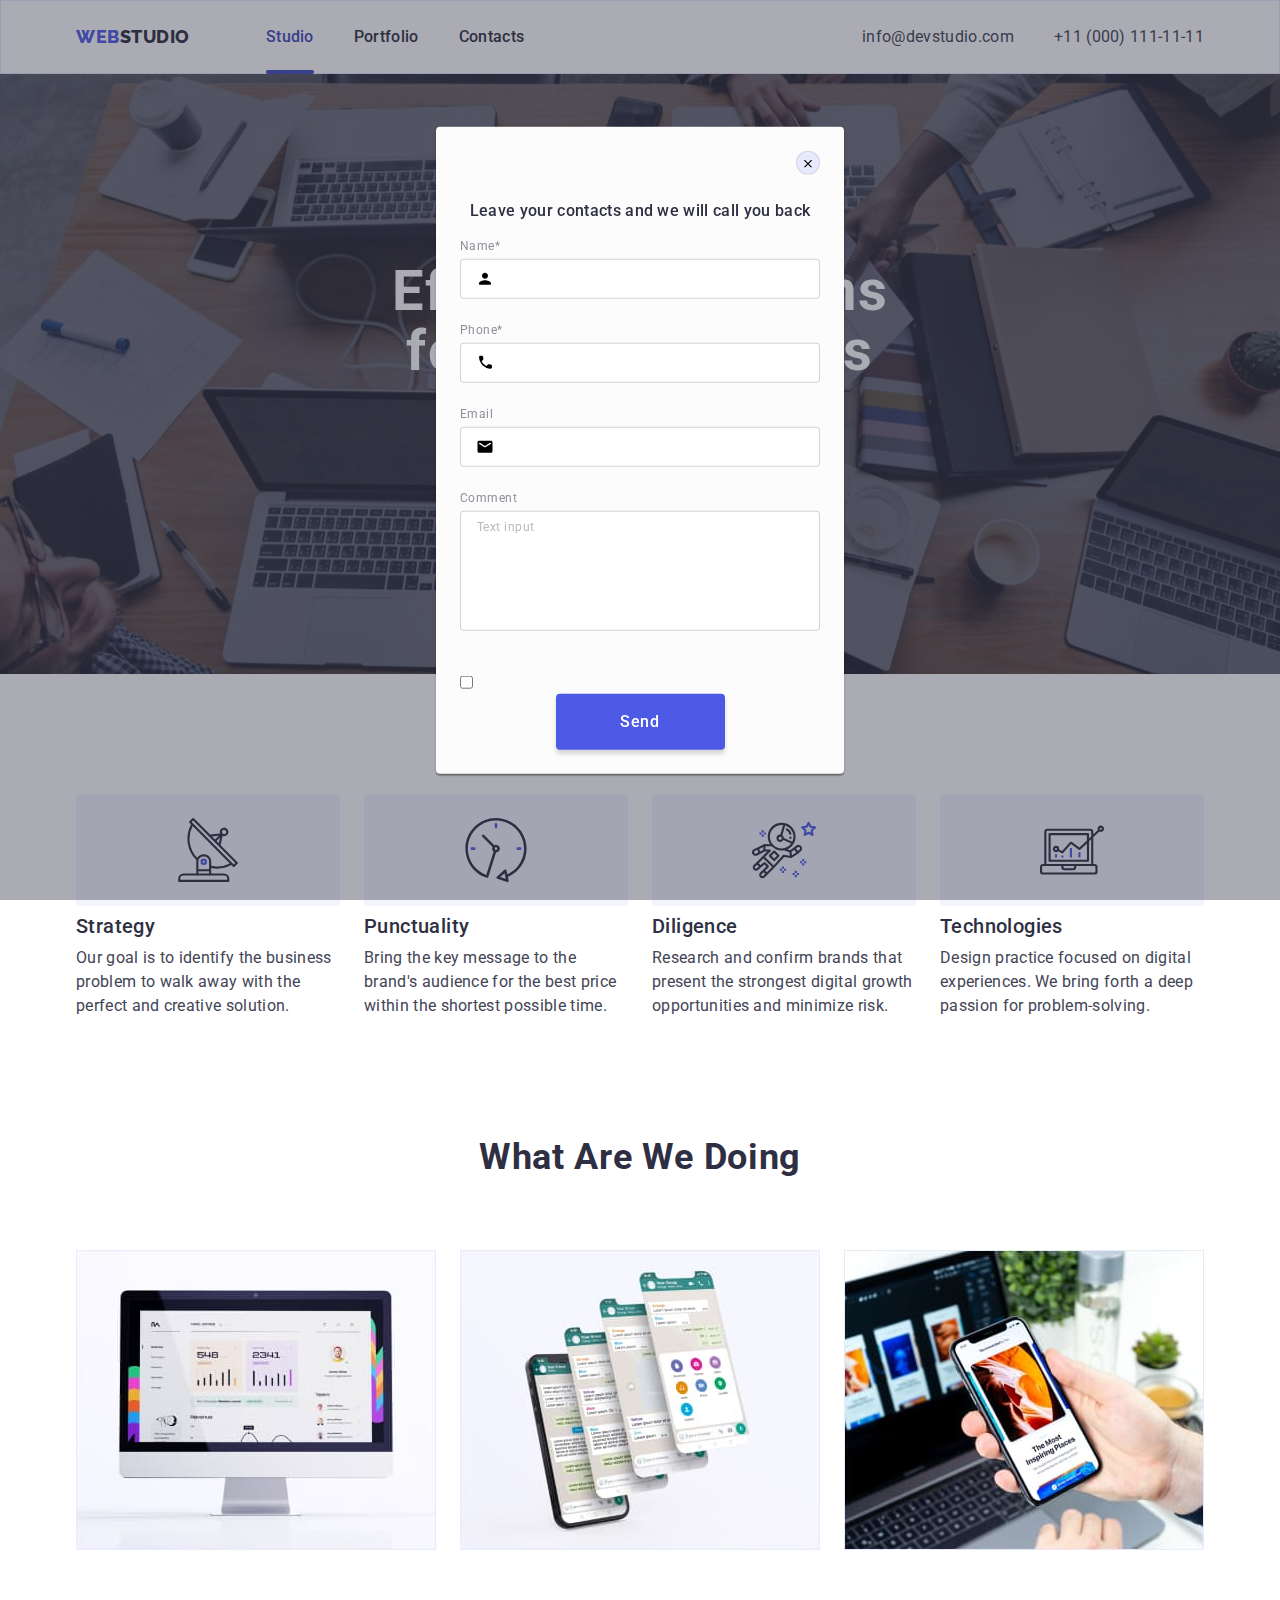
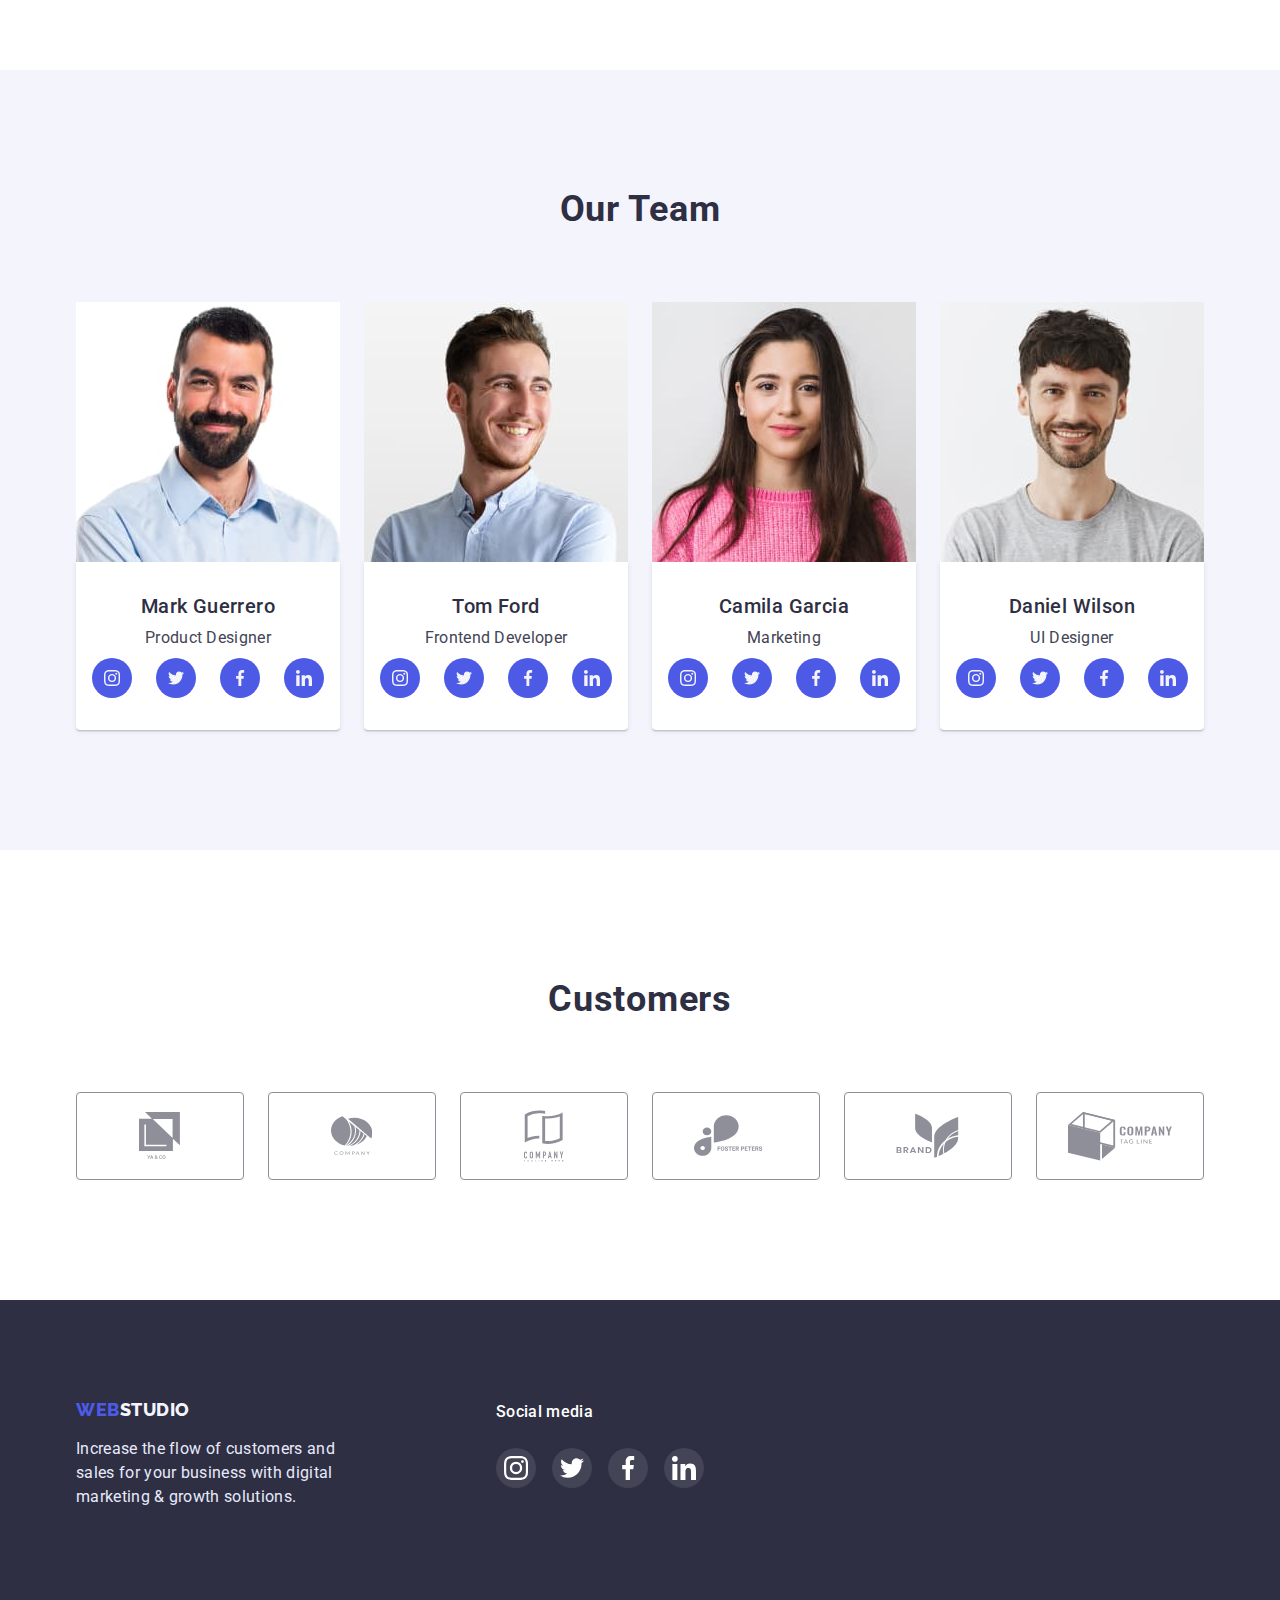
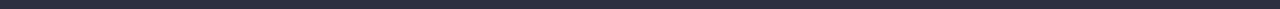
<file: index.html>
<!DOCTYPE html>
<html lang="en">
  <head>
    <meta charset="UTF-8" />
    <meta http-equiv="X-UA-Compatible" content="IE=edge" />
    <meta name="viewport" content="width=device-width, initial-scale=1.0" />
    <link rel="preconnect" href="https://fonts.googleapis.com" />
    <link rel="preconnect" href="https://fonts.gstatic.com" crossorigin />
    <link
      href="https://fonts.googleapis.com/css2?family=Raleway:wght@800&family=Roboto:wght@400;500;700;900&display=swap"
      rel="stylesheet"
    />
    <link
      rel="stylesheet"
      href="https://cdn.jsdelivr.net/npm/modern-normalize@1.1.0/modern-normalize.min.css"
    />
    <link rel="stylesheet" href="./css/styles.css" />
    <title>Web Studio</title>
  </head>
  <body>
    <header class="header border">
      <div class="container header-container">
        <nav class="nav">
          <a href="./index.html" class="nav-logo link"
            ><span class="accent">Web</span>Studio</a
          >
          <ul class="nav-list list">
            <li class="nav-item">
              <a href="./index.html" class="nav-link link current">Studio</a>
            </li>
            <li class="nav-item">
              <a href="./portfolio.html" class="nav-link link">Portfolio</a>
            </li>
            <li class="nav-item">
              <a href="" class="nav-link link">Contacts</a>
            </li>
          </ul>
        </nav>
        <address class="addres">
          <ul class="addres-list list">
            <li class="addres-item">
              <a
                href="mailto:info@devstudio.com"
                class="contact-link-mail link"
              >
                info@devstudio.com</a
              >
            </li>
            <li class="addres-item">
              <a href="tel:+110001111111" class="contact-link-number list link">
                +11 (000) 111-11-11</a
              >
            </li>
          </ul>
        </address>
      </div>
    </header>
    <main class="main">
      <section class="hero section section">
        <div class="container">
          <h1 class="hero-title">Effective Solutions for Your Business</h1>
          <button type="button" data-modal-open class="hero-btn button">
            Order Service
          </button>
        </div>
      </section>
      <section class="about section">
        <div class="container about-conteiner">
          <h2 class="about-title section-title" hidden>Our advantages</h2>
          <ul class="about-list list">
            <li class="about-item">
              <div class="about-item-svg">
                <svg class="about-icon" width="64px" height="64px">
                  <use href="./images/icons.svg#icon-antenna"></use>
                </svg>
              </div>
              <h3 class="about-subtitle section-subtitle">Strategy</h3>
              <p class="about-text sction-text">
                Our goal is to identify the business problem to walk away with
                the perfect and creative solution.
              </p>
            </li>
            <li class="about-item">
              <div class="about-item-svg">
                <svg class="about-icon" width="64px" height="64px">
                  <use href="./images/icons.svg#icon-clock"></use>
                </svg>
              </div>
              <h3 class="about-subtitle section-subtitle">Punctuality</h3>
              <p class="about-text sction-text">
                Bring the key message to the brand's audience for the best price
                within the shortest possible time.
              </p>
            </li>
            <li class="about-item">
              <div class="about-item-svg">
                <svg class="about-icon" width="64px" height="64px">
                  <use href="./images/icons.svg#icon-astronaut"></use>
                </svg>
              </div>
              <h3 class="about-subtitle section-subtitle">Diligence</h3>
              <p class="about-text sction-text">
                Research and confirm brands that present the strongest digital
                growth opportunities and minimize risk.
              </p>
            </li>
            <li class="about-item">
              <div class="about-item-svg">
                <svg class="about-icon" width="64px" height="64px">
                  <use href="./images/icons.svg#icon-diagram"></use>
                </svg>
              </div>
              <h3 class="about-subtitle section-subtitle">Technologies</h3>
              <p class="about-text sction-text">
                Design practice focused on digital experiences. We bring forth a
                deep passion for problem-solving.
              </p>
            </li>
          </ul>
        </div>
      </section>
      <section class="doing section">
        <div class="container">
          <h2 class="doing-title section-title">What are we doing</h2>
          <ul class="doing-list">
            <li class="doing-item list">
              <img
                src="./images/img1.jpg"
                alt="monitor"
                width="360"
                height="300"
              />
            </li>
            <li class="doing-item list">
              <img
                src="./images/img2.jpg"
                alt="messenger on phone"
                width="360"
                height="300"
              />
            </li>
            <li class="doing-item list">
              <img
                src="./images/img3.jpg"
                alt="phone"
                width="360"
                height="300"
              />
            </li>
          </ul>
        </div>
      </section>
      <section class="team section">
        <div class="container">
          <h2 class="team-title section-title">Our Team</h2>
          <ul class="team-list list">
            <li class="team-item">
              <img
                src="./images/mark-gueto.jpg"
                alt="Mark Guerrero"
                width="264"
                height="260"
              />
              <div class="team-item-wrap">
                <h3 class="team-subtitle section-subtitle">Mark Guerrero</h3>
                <p class="team-text sction-text">Product Designer</p>
                <ul class="teem-soc-list list">
                  <li class="team-soc-items">
                    <a href="" class="team-soc-link link">
                      <svg class="team-soc-icon" width="16px" height="16px">
                        <use href="./images/icons.svg#icon-instagram-2"></use>
                      </svg>
                    </a>
                  </li>
                  <li class="team-soc-items">
                    <a href="" class="team-soc-link link">
                      <svg class="team-soc-icon" width="16px" height="16px">
                        <use href="./images/icons.svg#icon-twitter-1"></use>
                      </svg>
                    </a>
                  </li>
                  <li class="team-soc-items">
                    <a href="" class="team-soc-link link">
                      <svg class="team-soc-icon" width="16px" height="16px">
                        <use href="./images/icons.svg#icon-facebook-1"></use>
                      </svg>
                    </a>
                  </li>
                  <li class="team-soc-items">
                    <a href="" class="team-soc-link link">
                      <svg class="team-soc-icon" width="16px" height="16px">
                        <use href="./images/icons.svg#icon-linkedin-1"></use>
                      </svg>
                    </a>
                  </li>
                </ul>
              </div>
            </li>
            <li class="team-item">
              <img
                src="./images/tom-ford.jpg"
                alt="Tom Ford"
                width="264"
                height="260"
              />
              <div class="team-item-wrap">
                <h3 class="team-subtitle section-subtitle">Tom Ford</h3>
                <p class="team-text sction-text">Frontend Developer</p>
                <ul class="teem-soc-list list">
                  <li class="team-soc-items">
                    <a href="" class="team-soc-link link">
                      <svg class="team-soc-icon" width="16px" height="16px">
                        <use href="./images/icons.svg#icon-instagram-2"></use>
                      </svg>
                    </a>
                  </li>
                  <li class="team-soc-items">
                    <a href="" class="team-soc-link link">
                      <svg class="team-soc-icon" width="16px" height="16px">
                        <use href="./images/icons.svg#icon-twitter-1"></use>
                      </svg>
                    </a>
                  </li>
                  <li class="team-soc-items">
                    <a href="" class="team-soc-link link">
                      <svg class="team-soc-icon" width="16px" height="16px">
                        <use href="./images/icons.svg#icon-facebook-1"></use>
                      </svg>
                    </a>
                  </li>
                  <li class="team-soc-items">
                    <a href="" class="team-soc-link link">
                      <svg class="team-soc-icon" width="16px" height="16px">
                        <use href="./images/icons.svg#icon-linkedin-1"></use>
                      </svg>
                    </a>
                  </li>
                </ul>
              </div>
            </li>
            <li class="team-item">
              <img
                src="./images/camila-garcia.jpg"
                alt="Camila Garcia"
                width="264"
                height="260"
              />
              <div class="team-item-wrap">
                <h3 class="team-subtitle section-subtitle">Camila Garcia</h3>
                <p class="team-text sction-text">Marketing</p>
                <ul class="teem-soc-list list">
                  <li class="team-soc-items">
                    <a href="" class="team-soc-link link">
                      <svg class="team-soc-icon" width="16px" height="16px">
                        <use href="./images/icons.svg#icon-instagram-2"></use>
                      </svg>
                    </a>
                  </li>
                  <li class="team-soc-items">
                    <a href="" class="team-soc-link link">
                      <svg class="team-soc-icon" width="16px" height="16px">
                        <use href="./images/icons.svg#icon-twitter-1"></use>
                      </svg>
                    </a>
                  </li>
                  <li class="team-soc-items">
                    <a href="" class="team-soc-link link">
                      <svg class="team-soc-icon" width="16px" height="16px">
                        <use href="./images/icons.svg#icon-facebook-1"></use>
                      </svg>
                    </a>
                  </li>
                  <li class="team-soc-items">
                    <a href="" class="team-soc-link link">
                      <svg class="team-soc-icon" width="16px" height="16px">
                        <use href="./images/icons.svg#icon-linkedin-1"></use>
                      </svg>
                    </a>
                  </li>
                </ul>
              </div>
            </li>
            <li class="team-item">
              <img
                class="img"
                src="./images/daniel-wilson.jpg"
                alt="Daniel Wilson"
                width="264"
                height="260"
              />
              <div class="team-item-wrap">
                <h3 class="team-subtitle section-subtitle">Daniel Wilson</h3>
                <p class="team-text sction-text">UI Designer</p>
                <ul class="teem-soc-list list">
                  <li class="team-soc-items">
                    <a href="" class="team-soc-link link">
                      <svg class="team-soc-icon" width="16px" height="16px">
                        <use href="./images/icons.svg#icon-instagram-2"></use>
                      </svg>
                    </a>
                  </li>
                  <li class="team-soc-items">
                    <a href="" class="team-soc-link link">
                      <svg class="team-soc-icon" width="16px" height="16px">
                        <use href="./images/icons.svg#icon-twitter-1"></use>
                      </svg>
                    </a>
                  </li>
                  <li class="team-soc-items">
                    <a href="" class="team-soc-link link">
                      <svg class="team-soc-icon" width="16px" height="16px">
                        <use href="./images/icons.svg#icon-facebook-1"></use>
                      </svg>
                    </a>
                  </li>
                  <li class="team-soc-items">
                    <a href="" class="team-soc-link link">
                      <svg class="team-soc-icon" width="16px" height="16px">
                        <use href="./images/icons.svg#icon-linkedin-1"></use>
                      </svg>
                    </a>
                  </li>
                </ul>
              </div>
            </li>
          </ul>
        </div>
      </section>
      <section class="customers section">
        <div class="customers-container container">
          <h2 class="customers-title section-title">Customers</h2>
          <ul class="customers-list list">
            <li class="customers-item">
              <a href="" class="customers-link link">
                <svg class="customers-icon" width="41px" height="47px">
                  <use href="./images/icons.svg#icon-ya-and-co"></use>
                </svg>
              </a>
            </li>
            <li class="customers-item">
              <a href="" class="customers-link link">
                <svg class="customers-icon" width="41px" height="47px">
                  <use href="./images/icons.svg#icon-company"></use>
                </svg>
              </a>
            </li>
            <li class="customers-item">
              <a href="" class="customers-link link">
                <svg class="customers-icon" width="40px" height="52px">
                  <use href="./images/icons.svg#icon-company-tag-here"></use>
                </svg>
              </a>
            </li>
            <li class="customers-item">
              <a href="" class="customers-link link">
                <svg class="customers-icon" width="84px" height="41px">
                  <use href="./images/icons.svg#icon-foster-peters"></use>
                </svg>
              </a>
            </li>
            <li class="customers-item">
              <a href="" class="customers-link link">
                <svg class="customers-icon" width="63px" height="45px">
                  <use href="./images/icons.svg#icon-brend"></use>
                </svg>
              </a>
            </li>
            <li class="customers-item">
              <a href="" class="customers-link link">
                <svg class="customers-icon" width="104px" height="56px">
                  <use href="./images/icons.svg#icon-company-tag-line"></use>
                </svg>
              </a>
            </li>
          </ul>
        </div>
      </section>
    </main>
    <footer class="footer">
      <div class="footer-container container">
        <div class="footer-logo-wrap">
          <a href="./index.html" class="footer-logo link"
            ><span class="accent">Web</span>Studio</a
          >
          <p class="footer-text sction-text">
            Increase the flow of customers and sales for your business with
            digital marketing & growth solutions.
          </p>
        </div>
        <div class="footer-soc-wrap">
          <p class="footer-text-soc sction-text">Social media</p>
          <ul class="footer-soc-list list">
            <li class="footer-soc-item">
              <a href="" class="footer-soc-link link">
                <svg class="footer-soc-ico" width="24px" height="24px">
                  <use href="./images/icons.svg#icon-instagram-2"></use>
                </svg>
              </a>
            </li>
            <li class="footer-soc-item">
              <a href="" class="footer-soc-link link">
                <svg class="footer-soc-ico" width="24px" height="24px">
                  <use href="./images/icons.svg#icon-twitter-1"></use>
                </svg>
              </a>
            </li>
            <li class="footer-soc-item">
              <a href="" class="footer-soc-link link">
                <svg class="footer-soc-ico" width="24px" height="24px">
                  <use href="./images/icons.svg#icon-facebook-1"></use>
                </svg>
              </a>
            </li>
            <li class="footer-soc-item">
              <a href="" class="footer-soc-link link">
                <svg class="footer-soc-ico" width="24px" height="24px">
                  <use href="./images/icons.svg#icon-linkedin-1"></use>
                </svg>
              </a>
            </li>
          </ul>
        </div>
      </div>
    </footer>
    <div class="backdrop" data-modal>
      <div class="modal">
        <button type="button" data-modal-close class="modal-btn-close">
          <svg class="modal-btn-ico" width="8px" height="8px">
            <use href="./images/icons.svg#icon-close-black"></use>
          </svg>
        </button>
        <p class="modal-title">Leave your contacts and we will call you back</p>
        <form action="" class="modal-form">
          <div class="modal-input-wrap">
          <label for="User-name" class="modal-input-text">Name*</label>
          <div class="input-wrap">
          <input
            type="text"
            id="User-name"
            name="User-name"
            class="modal-input"
            required
          />
          <svg class="modal-input-ico" width="18" height="18">
            <use href="./images/icons.svg#icon-person-black-18dp-1"></use>
          </svg>
          </div>
          </div>
          <div class="modal-input-wrap">
          <label for="User-tel" class="modal-input-text">Phone*</label>
          <div class="input-wrap">
          <input
            type="tel"
            id="User-tel"
            name="User-tel"
            class="modal-input"
            required
          />
          <svg class="modal-input-ico" width="18" height="24">
            <use href="./images/icons.svg#icon-phone-black-18dp-1"></use>
          </svg>
          </div>
          </div>
          <div class="modal-input-wrap">
          <label for="User-imail" class="modal-input-text">Email</label>
          <div class="input-wrap">
          <input
            type="email"
            id="User-imail"
            name="User-imail"
            class="modal-input"
            required
          />
          <svg class="modal-input-ico" width="18" height="24">
            <use href="./images/icons.svg#icon-email-black-18dp-1"></use>
          </svg>
          </div>
          </div>
          <div class="modal-input-wrap">
          <label for="modal-textarea1"  class="modal-input-text">Comment</label>
          <textarea
            name="modal-textarea"
            id="modal-textarea1"
            class="modal-textarea"
            placeholder="Text input"
          ></textarea>
          </div>
          <input type="checkbox" class="modal-chekboks" required />
          <button type="submit" class="modal-btn button">Send</button>
        </form>
      </div>
    </div>
    <script src="./js/modal.js"></script>
  </body>
</html>
</file>
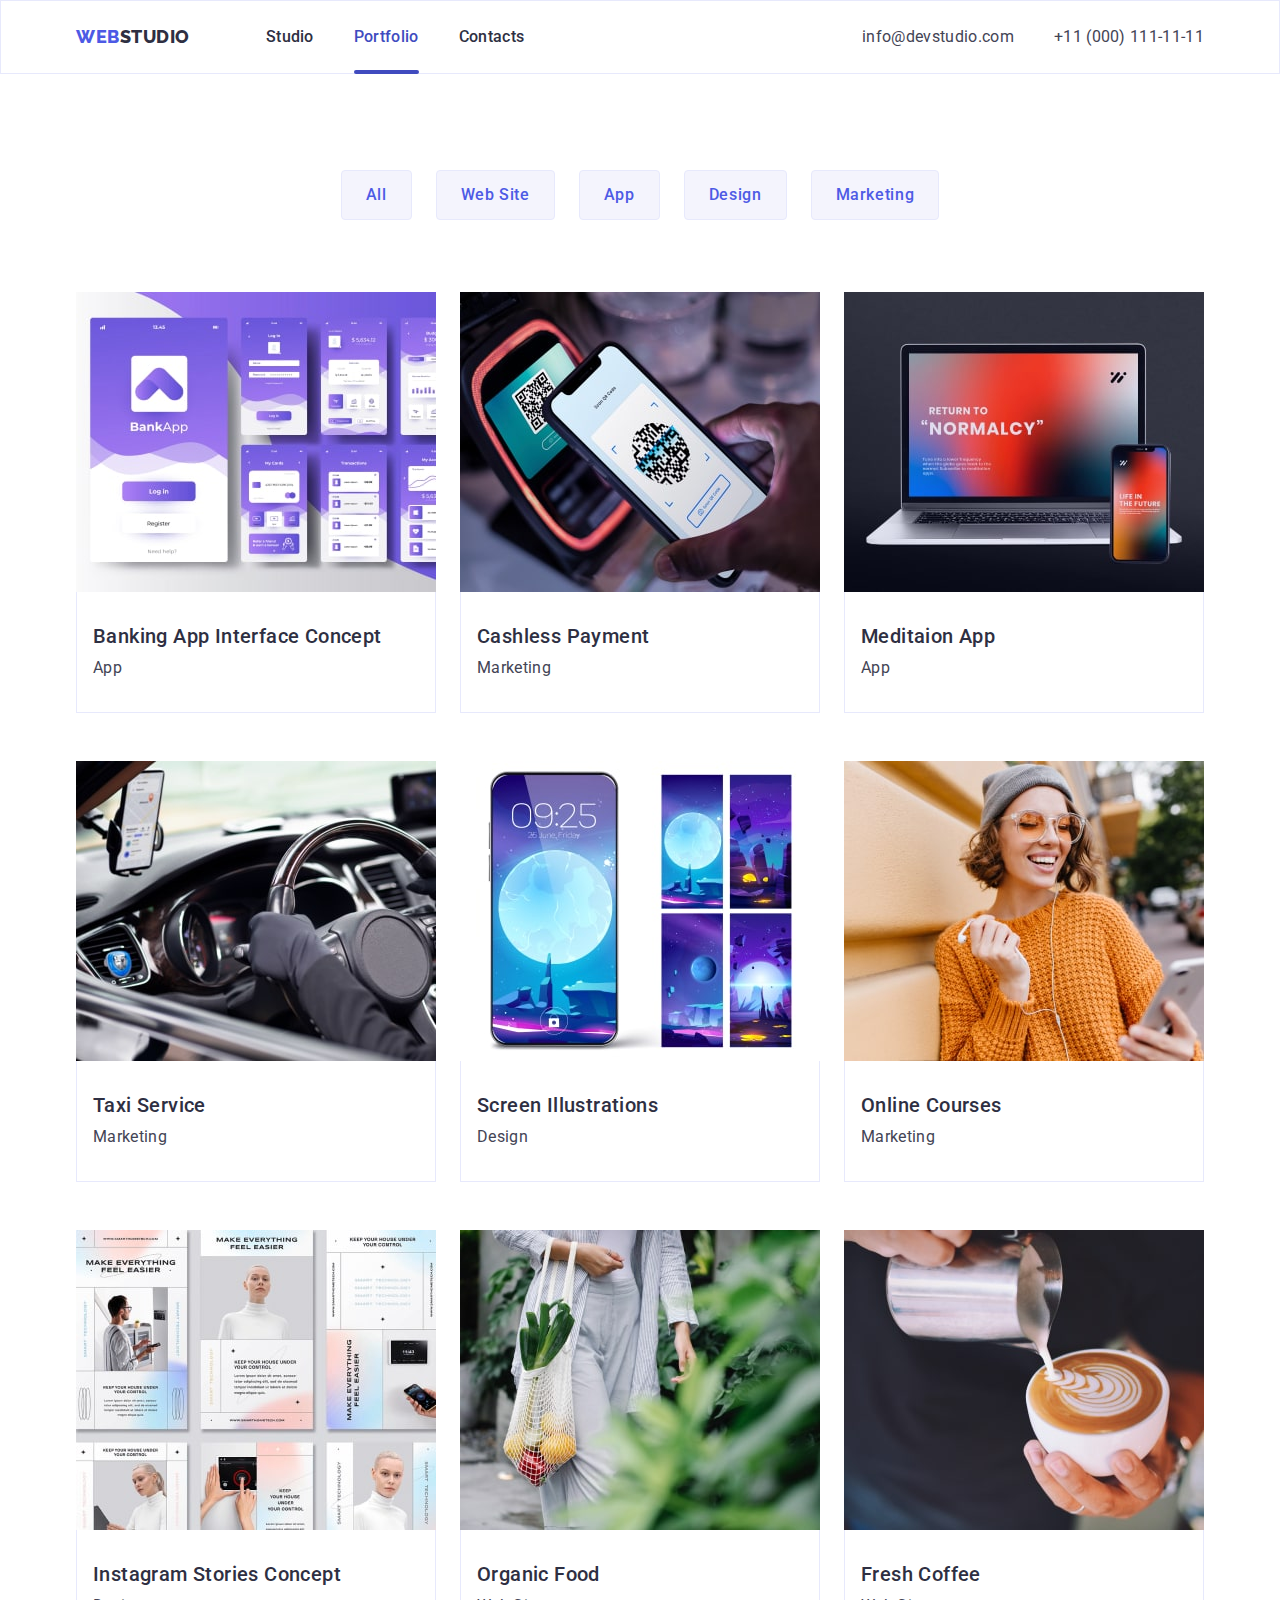
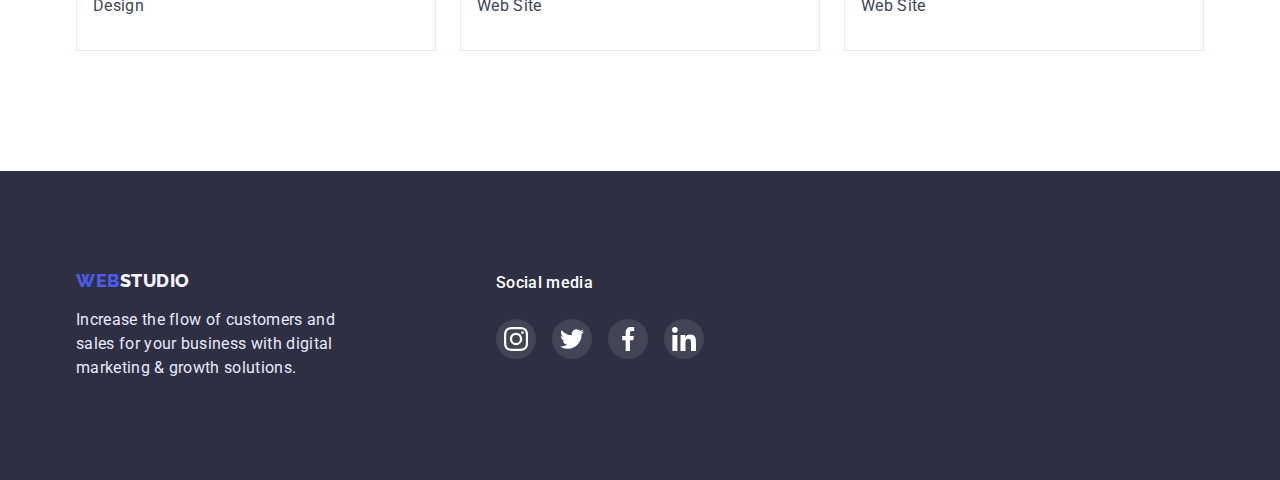
<file: portfolio.html>
<!DOCTYPE html>
<html lang="en">
  <head>
    <meta charset="UTF-8" />
    <meta http-equiv="X-UA-Compatible" content="IE=edge" />
    <meta name="viewport" content="width=device-width, initial-scale=1.0" />
    <link rel="preconnect" href="https://fonts.googleapis.com" />
    <link rel="preconnect" href="https://fonts.gstatic.com" crossorigin />
    <link
      href="https://fonts.googleapis.com/css2?family=Raleway:wght@800&family=Roboto:wght@400;500;700;900&display=swap"
      rel="stylesheet"
    />
    <link
      rel="stylesheet"
      href="https://cdn.jsdelivr.net/npm/modern-normalize@1.1.0/modern-normalize.min.css"
    />
    <link rel="stylesheet" href="./css/styles.css" />
    <title>Portfolio</title>
    <body>
      <header class="header border">
        <div class="container header-container">
          <nav class="nav">
            <a href="./index.html" class="nav-logo link"
              ><span class="accent">Web</span>Studio</a
            >
            <ul class="nav-list list">
              <li class="nav-item">
                <a href="./index.html" class="nav-link link">Studio</a>
              </li>
              <li class="nav-item">
                <a href="./portfolio.html" class="nav-link link current"
                  >Portfolio</a
                >
              </li>
              <li class="nav-item">
                <a href="" class="nav-link link">Contacts</a>
              </li>
            </ul>
          </nav>
          <address class="addres">
            <ul class="addres-list list">
              <li class="addres-item">
                <a
                  href="mailto:info@devstudio.com"
                  class="contact-link-mail link"
                >
                  info@devstudio.com</a
                >
              </li>
              <li class="addres-item">
                <a
                  href="tel:+110001111111"
                  class="contact-link-number list link"
                >
                  +11 (000) 111-11-11</a
                >
              </li>
            </ul>
          </address>
        </div>
      </header>
      <main>
        <section class="portfolio section">
          <div class="container-portfolio container">
            <h1 hidden>portfolio</h1>
            <ul class="portfolio-list-btn section-list">
              <li class="portfolio-item-btn list">
                <button type="button" class="portfolio-btn button">All</button>
              </li>
              <li class="portfolio-item-btn list">
                <button type="button" class="portfolio-btn button">Web Site</button>
              </li>
              <li class="portfolio-item-btn list">
                <button type="button" class="portfolio-btn button">App</button>
              </li>
              <li class="portfolio-item-btn list">
                <button type="button" class="portfolio-btn button">Design</button>
              </li>
              <li class="portfolio-item-btn list">
                <button type="button" class="portfolio-btn button">Marketing</button>
              </li>
            </ul>
            <ul class="portfolio-list">
              <li class="portfolio-item list width-card">
                <a href="" class="portfolio-link link">
                  <div class="portfolio-top-wrap">
                    <img
                      src="./images/portfolio/img1.jpg"
                      alt="Banking App Interface Concept"
                      width="360"
                      height="300"
                    />
                    <p class="portfolio-top-text sction-text">
                      14 Stylish and User-Friendly App Design Concepts · Task
                      Manager App · Calorie Tracker App · Exotic Fruit Ecommerce
                      App · Cloud Storage App
                    </p>
                  </div>

                  <div class="portfolio-item-wrap border">
                    <h2 class="portfolio-subtitle section-subtitle">
                      Banking App Interface Concept
                    </h2>
                    <p class="portfolio-text sction-text">App</p>
                  </div>
                </a>
              </li>
              <li class="portfolio-item list width-card">
                <a href="" class="portfolio-link link">
                  <div class="portfolio-top-wrap">
                    <img
                      src="./images/portfolio/img2.jpg"
                      alt="Cashless Payment"
                      width="360"
                      height="300"
                    />
                    <p class="portfolio-top-text sction-text">
                      14 Stylish and User-Friendly App Design Concepts · Task
                      Manager App · Calorie Tracker App · Exotic Fruit Ecommerce
                      App · Cloud Storage App
                    </p>
                  </div>

                  <div class="portfolio-item-wrap border">
                    <h2 class="portfolio-subtitle section-subtitle">
                      Cashless Payment
                    </h2>
                    <p class="portfolio-text sction-text">Marketing</p>
                  </div>
                </a>
              </li>
              <li class="portfolio-item list width-card">
                <a href="" class="portfolio-link link">
                  <div class="portfolio-top-wrap">
                    <img
                      src="./images/portfolio/img3.jpg"
                      alt="Meditaion App"
                      width="360"
                      height="300"
                    />
                    <p class="portfolio-top-text sction-text">
                      14 Stylish and User-Friendly App Design Concepts · Task
                      Manager App · Calorie Tracker App · Exotic Fruit Ecommerce
                      App · Cloud Storage App
                    </p>
                  </div>

                  <div class="portfolio-item-wrap border">
                    <h2 class="portfolio-subtitle section-subtitle">
                      Meditaion App
                    </h2>
                    <p class="portfolio-text sction-text">App</p>
                  </div>
                </a>
              </li>
              <li class="portfolio-item list width-card">
                <a href="" class="portfolio-link link">
                  <div class="portfolio-top-wrap">
                    <img
                      src="./images/portfolio/img4.jpg"
                      alt="Taxi Service"
                      width="360"
                      height="300"
                    />
                    <p class="portfolio-top-text sction-text">
                      14 Stylish and User-Friendly App Design Concepts · Task
                      Manager App · Calorie Tracker App · Exotic Fruit Ecommerce
                      App · Cloud Storage App
                    </p>
                  </div>

                  <div class="portfolio-item-wrap border">
                    <h2 class="portfolio-subtitle section-subtitle">
                      Taxi Service
                    </h2>
                    <p class="portfolio-text sction-text">Marketing</p>
                  </div>
                </a>
              </li>
              <li class="portfolio-item list width-card">
                <a href="" class="portfolio-link link">
                  <div class="portfolio-top-wrap">
                    <img
                      src="./images/portfolio/img5.jpg"
                      alt="Screen Illustrations"
                      width="360"
                      height="300"
                    />
                    <p class="portfolio-top-text sction-text">
                      14 Stylish and User-Friendly App Design Concepts · Task
                      Manager App · Calorie Tracker App · Exotic Fruit Ecommerce
                      App · Cloud Storage App
                    </p>
                  </div>

                  <div class="portfolio-item-wrap border">
                    <h2 class="portfolio-subtitle section-subtitle">
                      Screen Illustrations
                    </h2>
                    <p class="portfolio-text sction-text">Design</p>
                  </div>
                </a>
              </li>
              <li class="portfolio-item list width-card">
                <a href="" class="portfolio-link link">
                  <div class="portfolio-top-wrap">
                    <img
                      src="./images/portfolio/img6.jpg"
                      alt="Online Courses"
                      width="360"
                      height="300"
                    />
                    <p class="portfolio-top-text sction-text">
                      14 Stylish and User-Friendly App Design Concepts · Task
                      Manager App · Calorie Tracker App · Exotic Fruit Ecommerce
                      App · Cloud Storage App
                    </p>
                  </div>

                  <div class="portfolio-item-wrap border">
                    <h2 class="portfolio-subtitle section-subtitle">
                      Online Courses
                    </h2>
                    <p class="portfolio-text sction-text">Marketing</p>
                  </div>
                </a>
              </li>
              <li class="portfolio-item list width-card">
                <a href="" class="portfolio-link link">
                  <div class="portfolio-top-wrap">
                    <img
                      src="./images/portfolio/img7.jpg"
                      alt="Instagram Stories Concept"
                      width="360"
                      height="300"
                    />
                    <p class="portfolio-top-text sction-text">
                      14 Stylish and User-Friendly App Design Concepts · Task
                      Manager App · Calorie Tracker App · Exotic Fruit Ecommerce
                      App · Cloud Storage App
                    </p>
                  </div>

                  <div class="portfolio-item-wrap border">
                    <h2 class="portfolio-subtitle section-subtitle">
                      Instagram Stories Concept
                    </h2>
                    <p class="portfolio-text sction-text">Design</p>
                  </div>
                </a>
              </li>
              <li class="portfolio-item list width-card">
                <a href="" class="portfolio-link link">
                  <div class="portfolio-top-wrap">
                    <img
                      src="./images/portfolio/img8.jpg"
                      alt="Organic Food"
                      width="360"
                      height="300"
                    />
                    <p class="portfolio-top-text sction-text">
                      14 Stylish and User-Friendly App Design Concepts · Task
                      Manager App · Calorie Tracker App · Exotic Fruit Ecommerce
                      App · Cloud Storage App
                    </p>
                  </div>

                  <div class="portfolio-item-wrap border">
                    <h2 class="portfolio-subtitle section-subtitle">
                      Organic Food
                    </h2>
                    <p class="portfolio-text sction-text">Web Site</p>
                  </div>
                </a>
              </li>
              <li class="portfolio-item list width-card">
                <a href="" class="portfolio-link link">
                  <div class="portfolio-top-wrap">
                    <img
                      src="./images/portfolio/img9.jpg"
                      alt="Fresh Coffee"
                      width="360"
                      height="300"
                    />
                    <p class="portfolio-top-text sction-text">
                      14 Stylish and User-Friendly App Design Concepts · Task
                      Manager App · Calorie Tracker App · Exotic Fruit Ecommerce
                      App · Cloud Storage App
                    </p>
                  </div>

                  <div class="portfolio-item-wrap border">
                    <h2 class="portfolio-subtitle section-subtitle">
                      Fresh Coffee
                    </h2>
                    <p class="portfolio-text sction-text">Web Site</p>
                  </div>
                </a>
              </li>
            </ul>
          </div>
        </section>
      </main>
      <footer class="footer">
        <div class="footer-container container">
          <div class="footer-logo-wrap">
            <a href="./index.html" class="footer-logo link"
              ><span class="accent">Web</span>Studio</a
            >
            <p class="footer-text sction-text">
              Increase the flow of customers and sales for your business with
              digital marketing & growth solutions.
            </p>
          </div>
          <div class="footer-soc-wrap">
            <p class="footer-text-soc sction-text">Social media</p>
            <ul class="footer-soc-list list">
              <li class="footer-soc-item">
                <a href="" class="footer-soc-link link">
                  <svg class="footer-soc-ico" width="24px" height="24px">
                    <use href="./images/icons.svg#icon-instagram-2"></use>
                  </svg>
                </a>
              </li>
              <li class="footer-soc-item">
                <a href="" class="footer-soc-link link">
                  <svg class="footer-soc-ico" width="24px" height="24px">
                    <use href="./images/icons.svg#icon-twitter-1"></use>
                  </svg>
                </a>
              </li>
              <li class="footer-soc-item">
                <a href="" class="footer-soc-link link">
                  <svg class="footer-soc-ico" width="24px" height="24px">
                    <use href="./images/icons.svg#icon-facebook-1"></use>
                  </svg>
                </a>
              </li>
              <li class="footer-soc-item">
                <a href="" class="footer-soc-link link">
                  <svg class="footer-soc-ico" width="24px" height="24px">
                    <use href="./images/icons.svg#icon-linkedin-1"></use>
                  </svg>
                </a>
              </li>
            </ul>
          </div>
        </div>
      </footer>
    </body>
  </head>
</html>
</file>
<file: css/styles.css>
h1,
h2,
h3,
p {
  margin-top: 0;
  margin-bottom: 0;
}
ul,
ol {
  margin-top: 0;
  margin-bottom: 0;
  padding-left: 0;
}
img {
  display: block;
}
:root {
  --green-one: #31d0aa;
  --grey-one: #434455;
  --grey-two: #2e2f42;
  --grey-three: #8e8f99;
  --blue-one: #4d5ae5;
  --blue-two: #404bbf;
  --white-one: #ffffff;
  --white-two: #f4f4fd;
  --white-three: #e7e9fc;
  --body-text-color: var(--grey-one);
  --bodi-title-color: var(--grey-two);
  --background-hero-footer-color: var(--grey-two);
  --hover-focus-color: var(--blue-one);
  --btn-color: var(--blue-one);
  --btn-hover-focus-color: var(--blue-two);
  --btn-text-color: var(--white-one);
  --gradient-one: linear-gradient(rgba(46, 47, 66, 0.7), rgba(46, 47, 66, 0.7));
  --transition: 250ms cubic-bezier(0.4, 0, 0.2, 1);
}
:focus{
}  

.container {
  width: 1158px;
  margin-left: auto;
  margin-right: auto;
  padding-left: 15px;
  padding-right: 15px;
}
.section {
  padding-top: 120px;
  padding-bottom: 120px;
}
.section-title {
  font-size: 36px;
  line-height: 1.11;
  text-align: center;
  letter-spacing: 0.02em;
  text-transform: capitalize;
  margin-bottom: 72px;
}
.section-subtitle {
  font-weight: 500;
  font-size: 20px;
  line-height: 1.2;
  letter-spacing: 0.02em;
  margin-bottom: 8px;
}
.sction-text {
  line-height: 1.5;
  letter-spacing: 0.02em;
  color: var(--body-text-color);
}
.section-list {
  display: flex;
  align-items: center;
  flex-wrap: wrap;
  column-gap: 24px;
}
.button {
  border-radius: 4px;
  font-weight: 500;
  line-height: 1.5;
  font-size: 16px;
  display: flex;
  align-items: center;
  letter-spacing: 0.04em;
  cursor: pointer;
}
.button:focus,
.button:hover {
  background-color: var(--btn-hover-focus-color);
  color: var(--white-one);
  box-shadow: 0px 3px 1px rgba(0, 0, 0, 0.1), 0px 2px 1px rgba(0, 0, 0, 0.08),
    0px 2px 2px rgba(0, 0, 0, 0.12);
  border-radius: 4px;
}
.list {
  list-style: none;
}
.link {
  text-decoration: none;
}
.border {
  border: 1px solid var(--white-three);
}
.nav-logo:hover,
.nav-logo:focus,
.nav-list .nav-link:hover,
.nav-list .nav-link:focus,
.contact-link-number:hover,
.contact-link-number:focus,
.contact-link-mail:hover,
.contact-link-mail:focus,
.footer-logo:hover,
.footer-logo:focus {
  color: var(--hover-focus-color);
}
/* ----------BODY------------ */
body {
  font-family: "roboto", sans-serif;
  font-size: 16px;
  color: var(--grey-two);
  background-color: var(--white-one);
}

/* ---------HEADER----------- */
.header {
  padding-top: 24px;
  padding-bottom: 24px;
}
.header-container {
  display: flex;
  align-items: center;
  justify-content: space-between;
}

.nav {
  display: flex;
  align-items: center;
}
.nav-list {
  display: flex;
  align-items: center;
  gap: 40px;
}
.nav-logo {
  margin-right: 76px;
}
.nav-logo {
  font-family: "Raleway";
  font-weight: 800;
  font-size: 18px;
  line-height: 1.33;
  display: flex;
  align-items: center;
  letter-spacing: 0.03em;
  text-transform: uppercase;
  color: var(--bodi-title-color);
  transition: color var(--transition);
}
.accent {
  color: var(--hover-focus-color);
}
.nav-link {
  font-weight: 500;
  line-height: 1.5;
  letter-spacing: 0.02em;
  color: var(--bodi-title-color);
  transition: color var(--transition);
}

.current {
  color: var(--blue-two);
  position: relative;
}
.current::after {
  content: "";
  position: absolute;
  left: 0;
  bottom: -28px;
  width: 100%;
  height: 4px;
  background-color: var(--blue-two);
  border-radius: 2px;
}
/*------------ ADDRES------------ */
.addres {
  display: flex;
  align-items: center;
}
.addres-list {
  display: flex;
  align-items: center;
  gap: 40px;
}
.addres-item:not(:last-child) {
  margin-left: auto;
}
.contact-link-number,
.contact-link-mail {
  display: flex;
  line-height: 1.5;
  letter-spacing: 0.02em;
  align-items: center;
  gap: 8px;
  color: var(--body-text-color);
  font-style: normal;
  transition: color var(--transition);
}
.addres-icon {
  fill: var(--body-text-color);
}
.contact-link-number:is(:hover, :focus) .addres-icon {
  fill: var(--blue-two);
}
.contact-link-mail:is(:hover, :focus) .addres-icon {
  fill: var(--blue-two);
}
/* --------MAIN------------ */
/* --------HERO------------ */
.hero {
  padding-top: 188px;
  padding-bottom: 188px;
  background: var(--background-hero-footer-color);
  background-image: var(--gradient-one), url(../images/people-office.jpg);
  max-width: 1440px;
  background-repeat: no-repeat;
  background-size: cover;
  margin: 0 auto;
}
.hero-title {
  max-width: 510px;
  font-size: 56px;
  line-height: 1.07;
  text-align: center;
  letter-spacing: 0.02em;
  color: var(--white-one);
  margin: 0 auto;
  margin-bottom: 48px;
}
.hero-btn {
  border: none;
  padding: 16px 32px;
  background: var(--btn-color);
  color: var(--btn-text-color);
  box-shadow: 0px 4px 4px rgba(0, 0, 0, 0.15);
  border-radius: 4px;
  margin: 0 auto;
  transition: background-color var(--transition);
}
/* --------ABOUT---------- */
.about-list {
  display: flex;
  gap: 24px;
}
.about-item {
  width: calc((100% - 3 * 24px) / 4);
}
.about-item-svg {
  width: 100%;
  height: 112px;
  display: flex;
  justify-content: center;
  align-items: center;
  background: var(--white-two);
  border-radius: 4px;
  margin-bottom: 8px;
}
/* --------DOING---------- */
.doing {
  padding-top: 0;
}
.doing-list {
  display: flex;
  flex-wrap: wrap;
  gap: 24px;
}
.doing-item {
  flex-basis: calc((100% - 2 * 24px) / 3);
}
/* --------TEAM----------- */
.team {
  background: var(--white-two);
}
.team-list {
  display: flex;
  gap: 24px;
}
.team-item-wrap {
  padding: 32px 16px 32px 16px;
  background: var(--white-one);
  box-shadow: 0px 1px 6px rgb(46 47 66 / 8%), 0px 1px 1px rgb(46 47 66 / 16%),
    0px 2px 1px rgb(46 47 66 / 8%);
  border-radius: 0px 0px 4px 4px;
  text-align: center;
}
.team-item {
  flex-basis: calc((100% - 3 * 24px) / 4);
}
.team-text {
  margin-bottom: 8px;
}
.teem-soc-list {
  display: flex;
  gap: 24px;
}
.team-soc-items {
  width: 40px;
  height: 40px;
}
.team-soc-link {
  width: 100%;
  height: 100%;
  background-color: var(--blue-one);
  display: flex;
  align-items: center;
  justify-content: center;
  border-radius: 50%;
  transition: background-color var(--transition);
}
.team-soc-icon {
  fill: var(--white-two);
}
.team-soc-link:hover,
.team-soc-link:focus {
  background-color: var(--blue-two);
}
/*-------CUSTOMERS----------- */
.customers {
  padding-top: 130px;
}
.customers-list {
  display: flex;
  gap: 24px;
}
.customers-item {
  width: calc((100% - 5 * 24px) / 6);
}
.customers-link {
  width: 100%;
  height: 88px;
  display: flex;
  align-items: center;
  justify-content: center;
  border: 1px solid var(--grey-three);
  border-radius: 4px;
  transition: border-color var(--transition);
}
.customers-icon {
  fill: var(--grey-three);
  transition: fill var(--transition);
}
.customers-link:is(:hover, :focus) {
  border-color: var(--blue-two);
}
.customers-link:is(:hover, :focus) .customers-icon {
  fill: var(--blue-two);
}
/* -----PORTFOLIO--------- */
.portfolio {
  padding-top: 96px;
}
.portfolio-list {
  display: flex;
  flex-wrap: wrap;
  row-gap: 48px;
  column-gap: 24px;
}
.portfolio-list-btn {
  display: flex;
  justify-content: center;
  margin-bottom: 72px;
}
.portfolio-btn {
  padding: 12px 24px;
  background: var(--white-two);
  color: var(--btn-color);
  border: 1px solid var(--white-three);
  border-radius: 4px;
  transition: color var(--transition), background-color var(--transition),
    box-shadow var(--transition);
}
.portfolio-item-wrap {
  padding-top: 32px;
  padding-bottom: 32px;
  padding-left: 16px;
  border-top: none;
}
.portfolio-item {
  flex-basis: calc((100% - 2 * 24px) / 3);
}
.portfolio-link:is(:hover, :focus) .portfolio-top-text {
  transform: translateY(0%);
}

.portfolio-link {
  display: block;
  transition: box-shadow var(--transition);
}
.portfolio-link:is(:hover, :focus) {
  box-shadow: 0px 4px 4px rgba(0, 0, 0, 0.25);
}
.portfolio-subtitle {
  color: var(--grey-two);
}

.portfolio-top-wrap {
  position: relative;
  overflow: hidden;
}

.portfolio-top-text {
  position: absolute;
  top: 0;
  color: var(--white-two);
  background-color: var(--blue-one);
  padding-top: 40px;
  padding-left: 32px;
  padding-right: 32px;
  height: 100%;
  transform: translateY(100%);
  transition: transform 250ms cubic-bezier(0.4, 0, 0.2, 1);
}

/* ---------FOOTER--------- */

.footer {
  padding-top: 100px;
  padding-bottom: 100px;
  background-color: var(--background-hero-footer-color);
}
.footer-container {
  display: flex;
}
.footer-logo {
  display: block;
  font-family: "Raleway";
  font-weight: 800;
  font-size: 18px;
  line-height: 1.16;
  letter-spacing: 0.03em;
  text-transform: uppercase;
  color: var(--white-two);
  margin-bottom: 16px;
  transition: var(--transition);
}
.footer-logo-wrap {
  margin-right: 120px;
}
.footer-text {
  max-width: 300px;
  color: var(--white-three);
}
.footer-soc-wrap {
  display: block;
}
.footer-text-soc {
  min-width: 100px;
  font-weight: 500;
  color: var(--white-one);
  margin-bottom: 24px;
}
.footer-soc-list {
  display: flex;
  gap: 16px;
}
.footer-soc-item {
  width: 40px;
  height: 40px;
}
.footer-soc-link {
  width: 100%;
  height: 100%;
  background: rgba(255, 255, 255, 0.1);
  display: flex;
  align-items: center;
  justify-content: center;
  border-radius: 50%;
  transition: background-color var(--transition);
}
.footer-soc-ico {
  fill: var(--white-one);
}
.footer-soc-link:hover,
.footer-soc-link:focus {
  background-color: var(--green-one);
}

/* ------MODAL--------- */

.backdrop {
  position: fixed;
  top: 0;
  width: 100%;
  height: 100%;
  background-color: rgba(46, 47, 66, 0.4);
  transition: opacity 200ms linear, visability 200ms linear;
}
.is-hidden {
  opacity: 0;
  visibility: hidden;
  pointer-events: none;
}
.modal {
  position: absolute;
  top: 50%;
  left: 50%;
  transform: translate(-50%, -50%) scaleX(1);
  width: 408px;
  padding: 24px;
  min-height: 576px;
  background-color: #fcfcfc;
  box-shadow: 0px 1px 1px rgba(0, 0, 0, 0.14), 0px 1px 3px rgba(0, 0, 0, 0.12),
    0px 2px 1px rgba(0, 0, 0, 0.2);
  border-radius: 4px;
  transition: transform 200ms cubic-bezier(0.17, 0.67, 0.9, 0.8);
}
.backdrop.is-hidden .modal {
  transform: translate(-50%, -50%) scaleY(0);
}
.modal-btn-close {
  width: 24px;
  height: 24px;
  background: var(--white-three);
  border: 1px solid rgba(0, 0, 0, 0.1);
  border-radius: 50%;
  display: block;
  margin-left: auto;
  cursor: pointer;
  margin-bottom: 24px;
  transition: background-color var(--transition);
}
.modal-btn-ico{
  transition: fill var(--transition); 
}
.modal-btn-close:hover{
  background-color:var(--blue-two);
}
.modal-btn-ico:hover, .modal-btn-close:hover{
fill: #ffffff;
}
.modal-title {
  font-weight: 500;
  font-size: 16px;
  line-height: 1.5;
  text-align: center;
  letter-spacing: 0.02em;
  color: var(--grey-two);
  margin-bottom: 16px;
}
.modal-input {
  width: 100%;
  height: 40px;
  border: 1px solid rgba(33, 33, 33, 0.2);
  border-radius: 4px;
  padding-left: 38px;
  outline: transparent;
  transition: border-color var(--transition);
}
.modal-input:is(:focus, :hover){
  border-color: var(--blue-one);
  
}
.modal-input:is(:focus, :hover) + .modal-input-ico {
  fill: var(--blue-one);
}
.modal-input-wrap{
margin-bottom: 24px;
}
.modal-input-text {
  font-size: 12px;
  line-height: 1.33;
  letter-spacing: 0.04em;
  color: var(--grey-three);
  margin-bottom: 4px;
  display: block;
}
.modal-input-ico{
  position: absolute;
  left: 16px;
  top:50%;
  transform: translatey(-50%);
  transition: fill var(--transition);
}
.input-wrap{
  position: relative;
}
.modal-textarea {
  width: 100%;
  height: 120px;
  border: 1px solid rgba(33, 33, 33, 0.2);
  border-radius: 4px;
  resize: none;
  margin-bottom: 16px;
  padding-left: 16px;
  padding-top: 8px;
  outline: transparent;
  transition: border-color var(--transition);
}
.modal-textarea:is(:hover, :focus){
  border-color: var(--blue-one);
}
.modal-textarea::placeholder {
  font-size: 12px;
  line-height: 1.33;
  letter-spacing: 0.04em;
  color: rgba(117, 117, 117, 0.5);
}
.modal-checkbox {
  width: 16px;
  height: 16px;
  border: 1.25px solid var(--grey-two);
  border-radius: 2px;
}
.modal-btn {
  width: 169px;
  border: none;
  padding: 16px 32px;
  justify-content: center;
  background: var(--btn-color);
  color: var(--btn-text-color);
  box-shadow: 0px 4px 4px rgba(0, 0, 0, 0.15);
  border-radius: 4px;
  margin: 0 auto;
  transition: background-color var(--transition);
}
</file>
